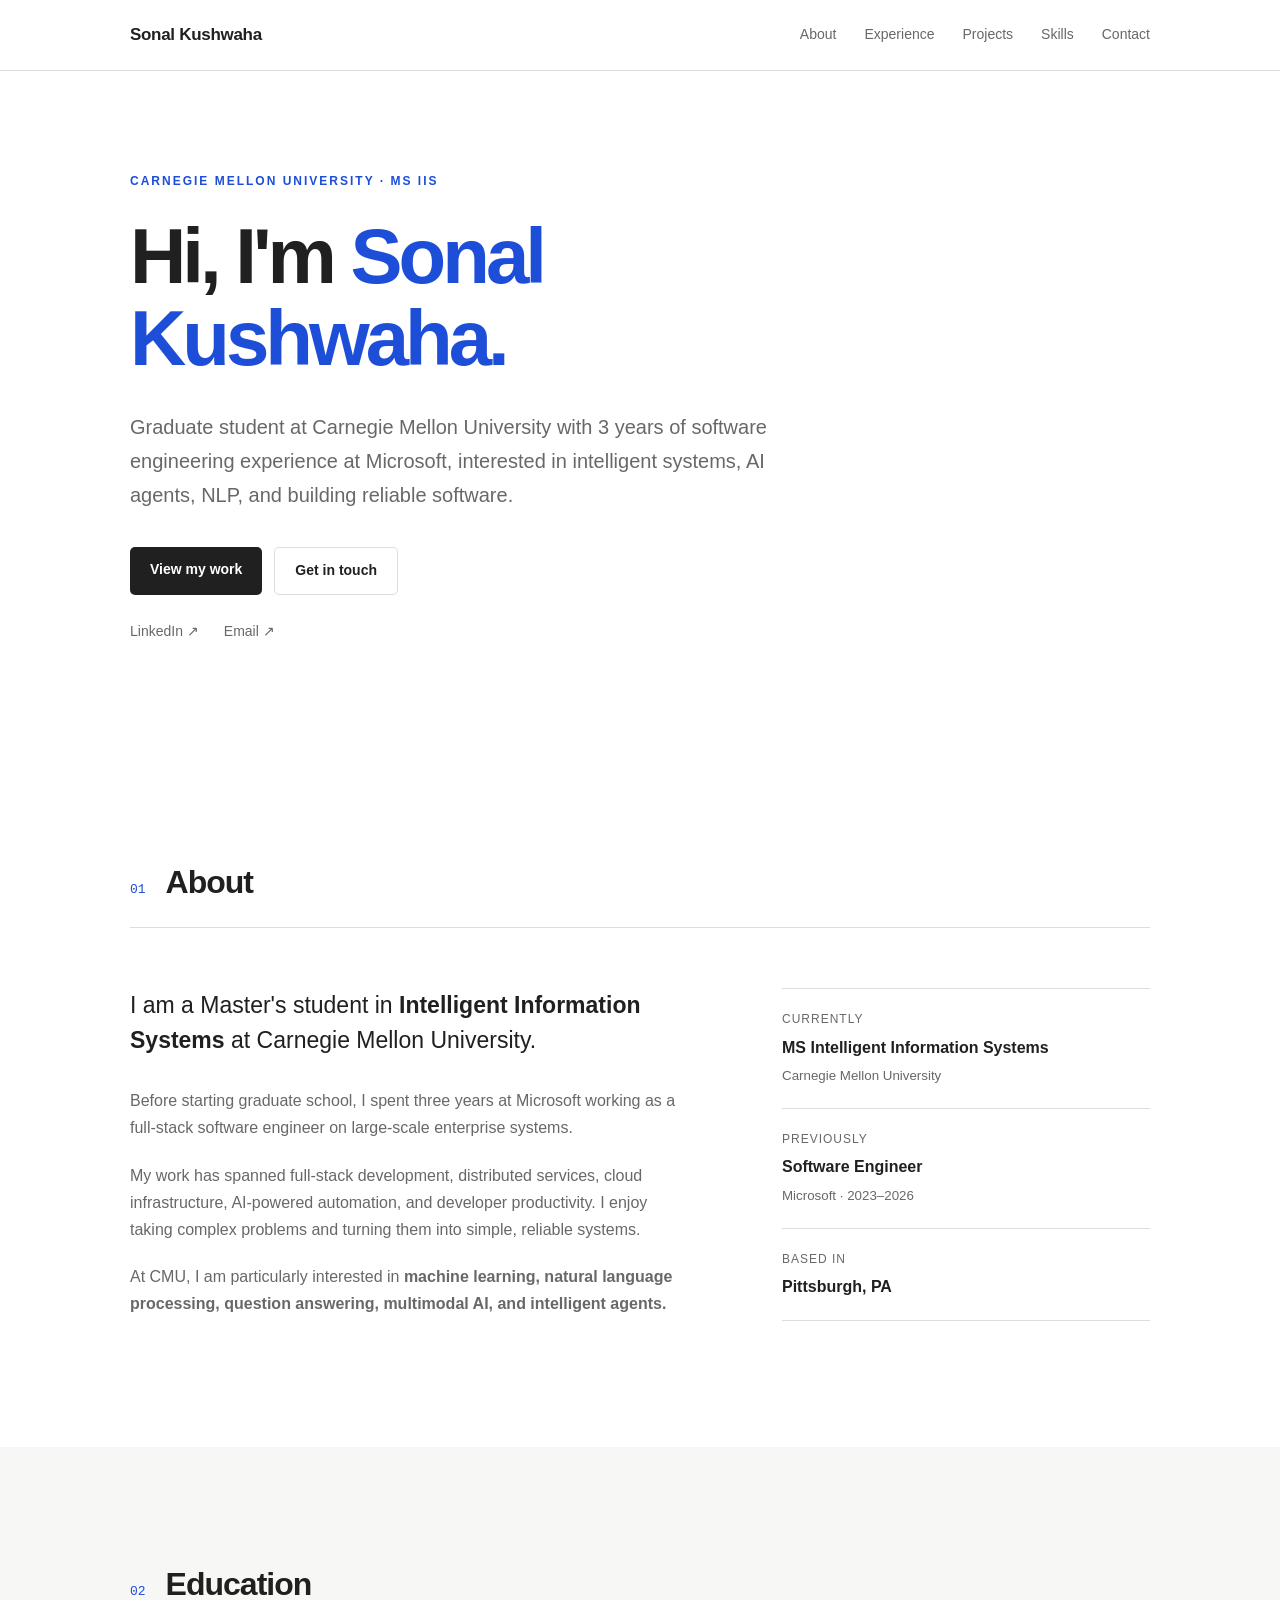
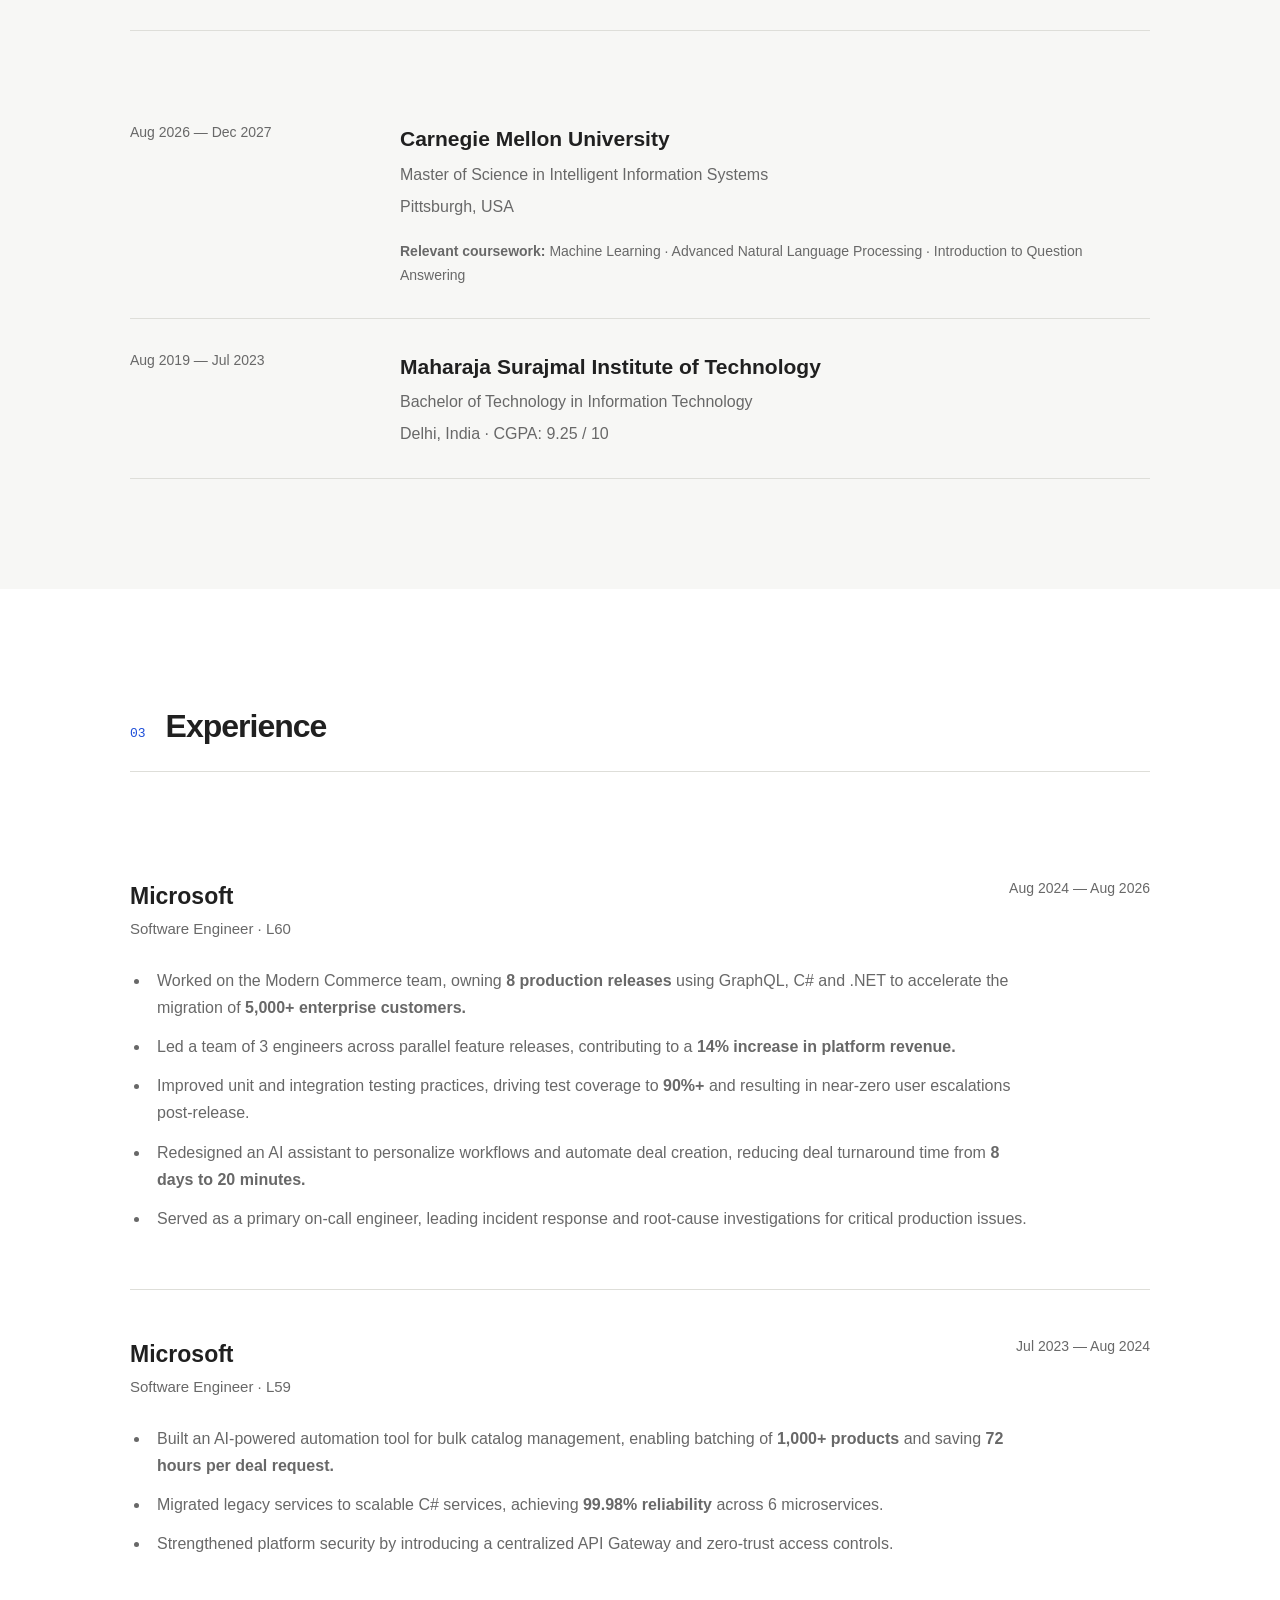
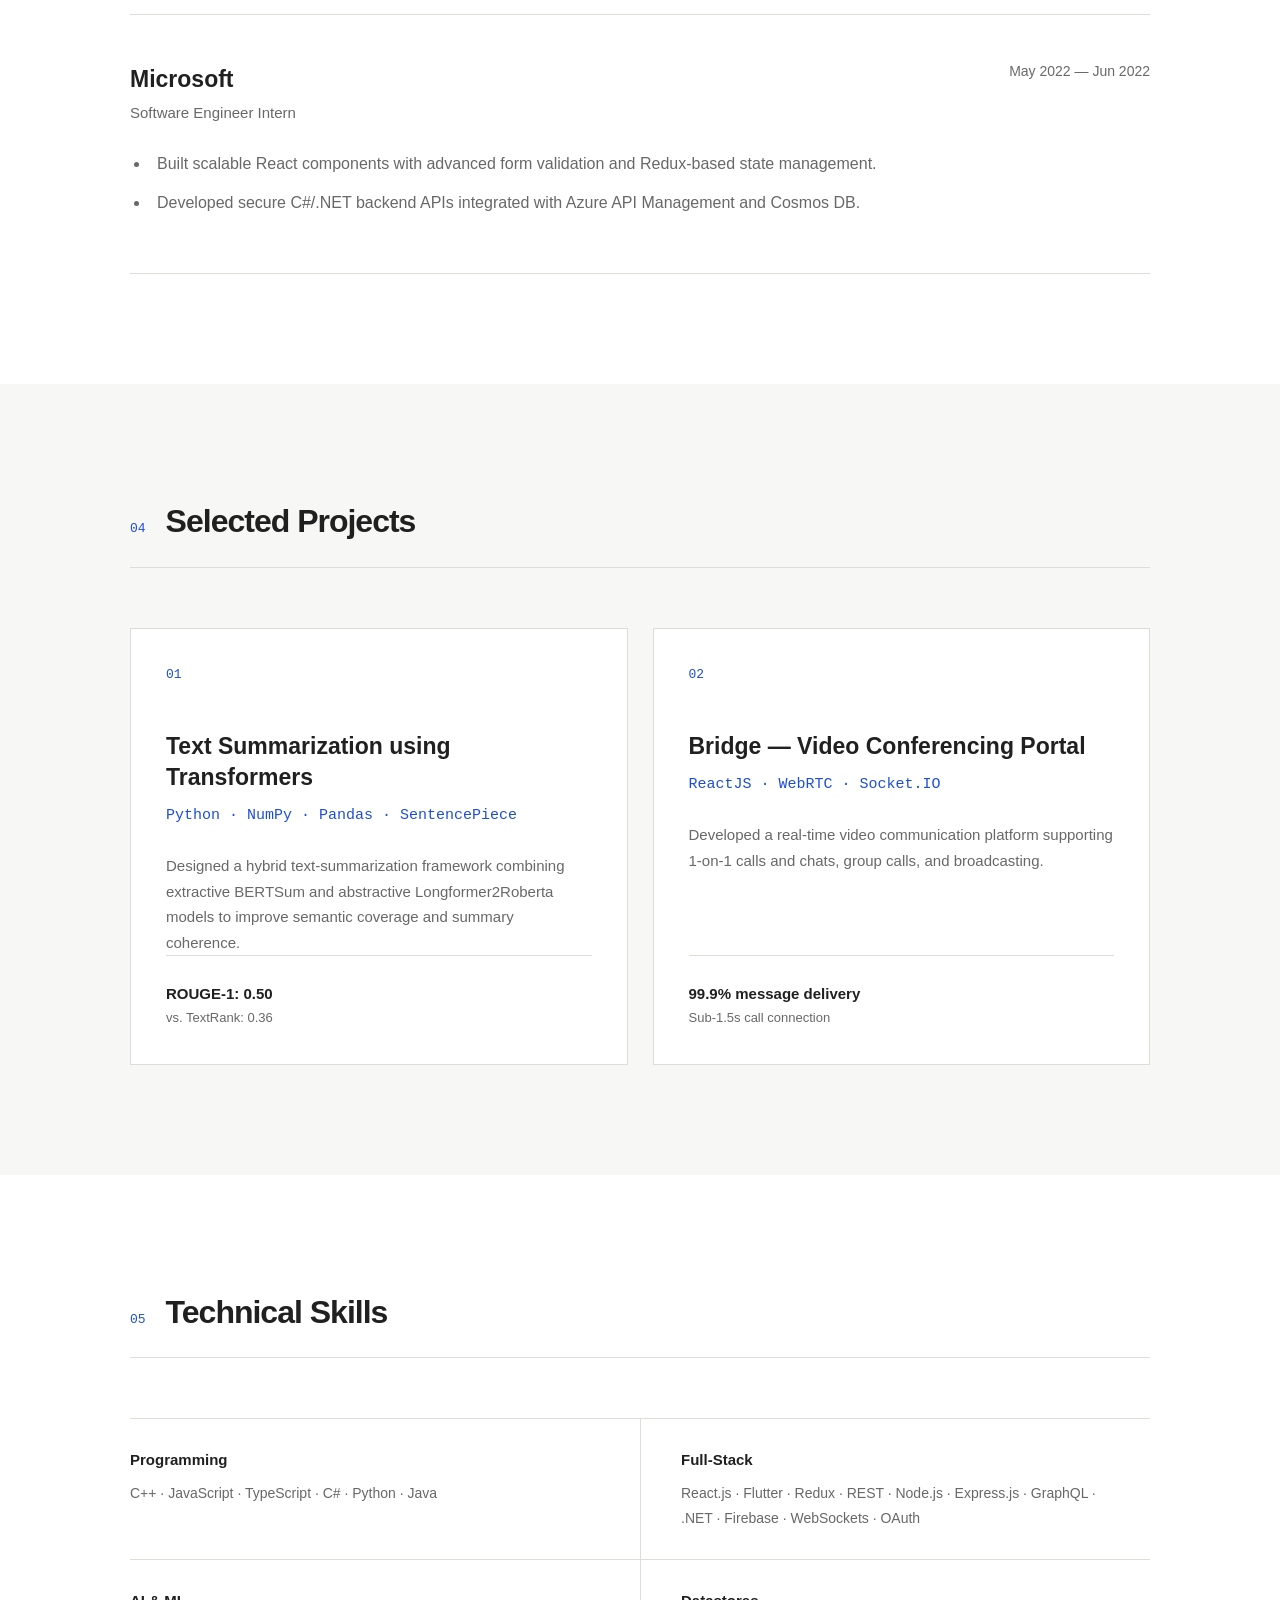
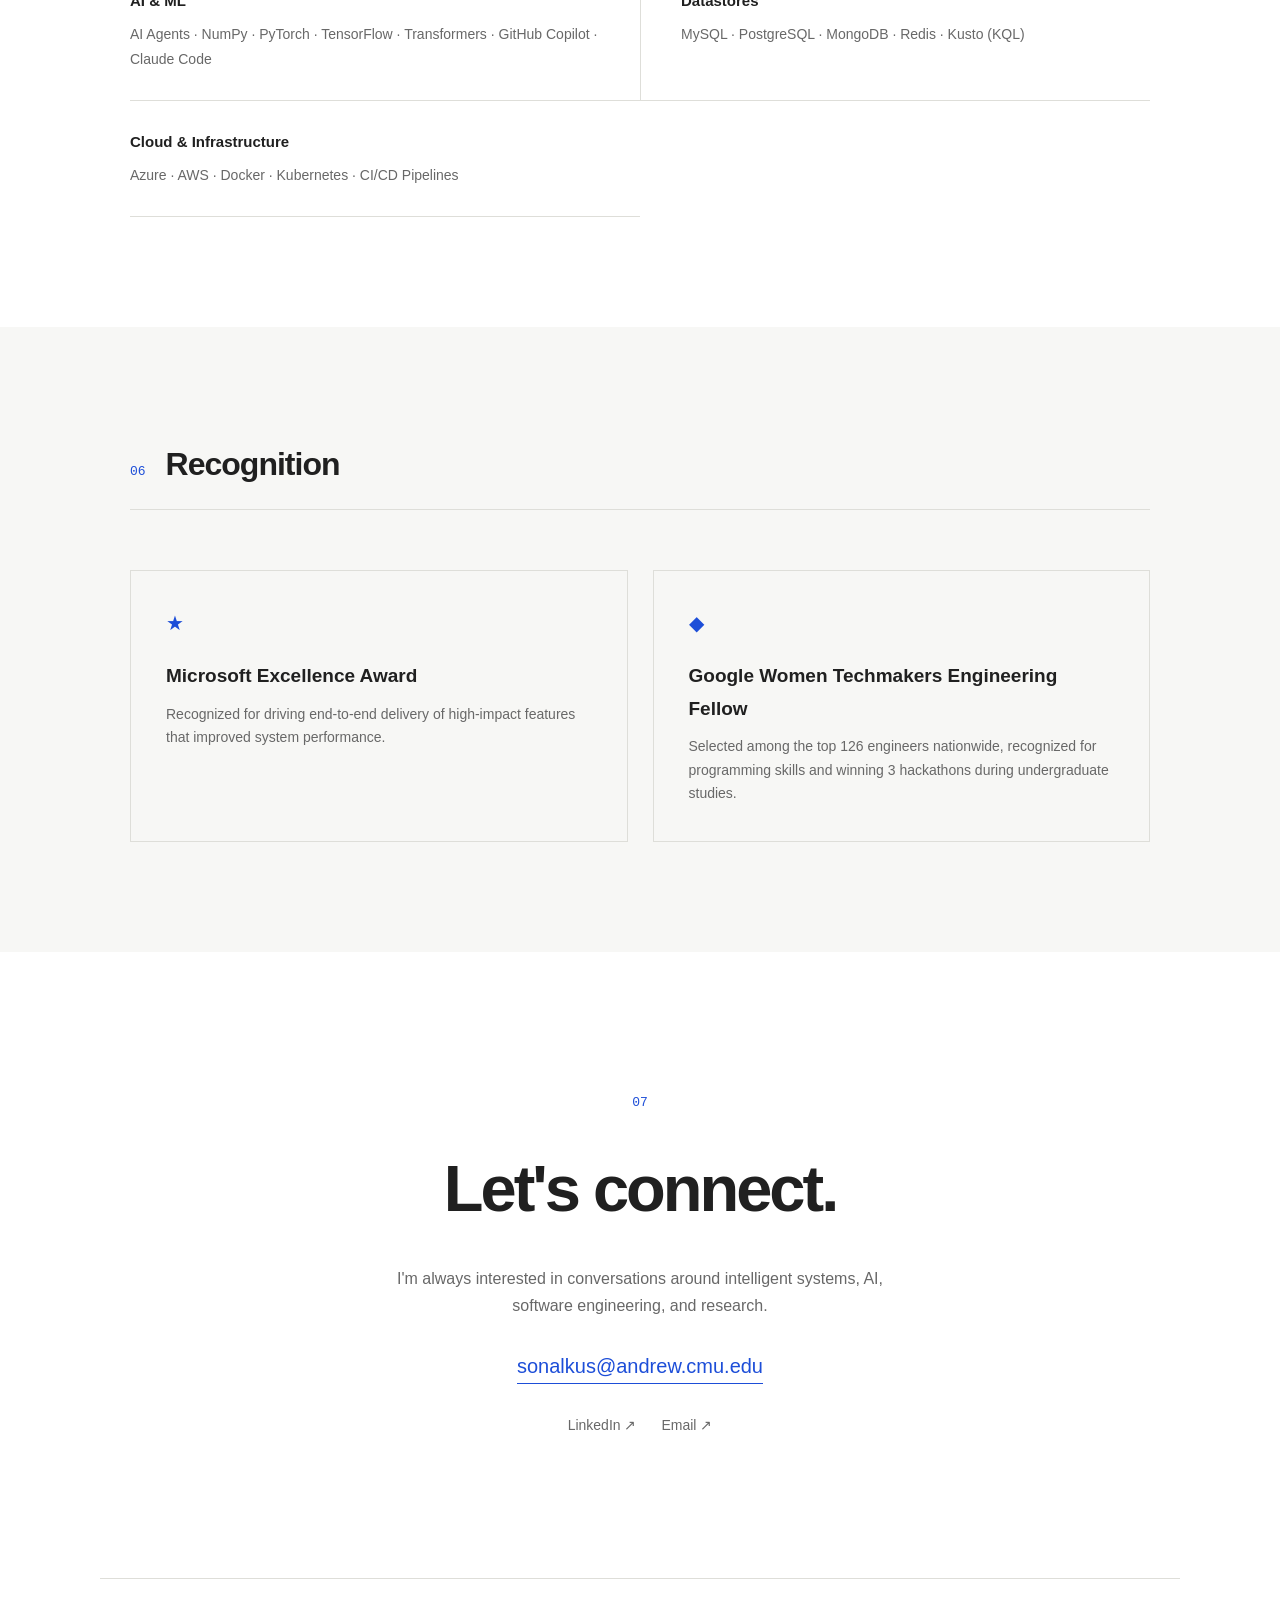
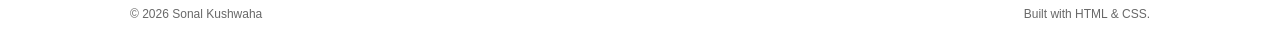
<file: index.html>
<!DOCTYPE html>
<html lang="en">
<head>
    <meta charset="UTF-8">
    <meta name="viewport" content="width=device-width, initial-scale=1.0">

    <title>Sonal Kushwaha | Software Engineer & Graduate Student</title>

    <meta
        name="description"
        content="Sonal Kushwaha — Master's student at Carnegie Mellon University and former Software Engineer at Microsoft."
    >

    <link rel="stylesheet" href="style.css">
</head>

<body>

    <!-- Navigation -->
    <header class="navbar">
        <div class="nav-container">
            <a href="#home" class="logo">Sonal Kushwaha</a>

            <nav>
                <a href="#about">About</a>
                <a href="#experience">Experience</a>
                <a href="#projects">Projects</a>
                <a href="#skills">Skills</a>
                <a href="#contact">Contact</a>
            </nav>
        </div>
    </header>


    <main>

        <!-- Hero -->
        <section id="home" class="hero">
            <div class="hero-content">

                <p class="eyebrow">CARNEGIE MELLON UNIVERSITY · MS IIS</p>

                <h1>
                    Hi, I'm <span>Sonal Kushwaha.</span>
                </h1>

                <p class="hero-description">
                    Graduate student at Carnegie Mellon University with 3 years
                    of software engineering experience at Microsoft, interested
                    in intelligent systems, AI agents, NLP, and building
                    reliable software.
                </p>

                <div class="hero-links">
                    <a href="#projects" class="button primary">
                        View my work
                    </a>

                    <a href="#contact" class="button secondary">
                        Get in touch
                    </a>
                </div>

                <div class="social-links">
                    <a
                        href="https://www.linkedin.com/"
                        target="_blank"
                        rel="noopener noreferrer"
                    >
                        LinkedIn ↗
                    </a>

                    <a href="mailto:sonalkus@andrew.cmu.edu">
                        Email ↗
                    </a>
                </div>

            </div>
        </section>


        <!-- About -->
        <section id="about" class="section">
            <div class="section-header">
                <p class="section-number">01</p>
                <h2>About</h2>
            </div>

            <div class="about-grid">

                <div>
                    <p class="large-text">
                        I am a Master's student in
                        <strong>Intelligent Information Systems</strong>
                        at Carnegie Mellon University.
                    </p>

                    <p>
                        Before starting graduate school, I spent three years
                        at Microsoft working as a full-stack software engineer
                        on large-scale enterprise systems.
                    </p>

                    <p>
                        My work has spanned full-stack development, distributed
                        services, cloud infrastructure, AI-powered automation,
                        and developer productivity. I enjoy taking complex
                        problems and turning them into simple, reliable
                        systems.
                    </p>

                    <p>
                        At CMU, I am particularly interested in
                        <strong>machine learning, natural language processing,
                        question answering, multimodal AI, and intelligent
                        agents.</strong>
                    </p>
                </div>

                <div class="about-details">

                    <div class="detail">
                        <span>Currently</span>
                        <strong>MS Intelligent Information Systems</strong>
                        <small>Carnegie Mellon University</small>
                    </div>

                    <div class="detail">
                        <span>Previously</span>
                        <strong>Software Engineer</strong>
                        <small>Microsoft · 2023–2026</small>
                    </div>

                    <div class="detail">
                        <span>Based in</span>
                        <strong>Pittsburgh, PA</strong>
                    </div>

                </div>

            </div>
        </section>


        <!-- Education -->
        <section id="education" class="section section-light">

            <div class="section-header">
                <p class="section-number">02</p>
                <h2>Education</h2>
            </div>

            <div class="education-item">

                <div class="education-date">
                    Aug 2026 — Dec 2027
                </div>

                <div>
                    <h3>Carnegie Mellon University</h3>

                    <p class="degree">
                        Master of Science in Intelligent Information Systems
                    </p>

                    <p>
                        Pittsburgh, USA
                    </p>

                    <p class="coursework">
                        <strong>Relevant coursework:</strong>
                        Machine Learning · Advanced Natural Language Processing
                        · Introduction to Question Answering
                    </p>
                </div>

            </div>


            <div class="education-item">

                <div class="education-date">
                    Aug 2019 — Jul 2023
                </div>

                <div>
                    <h3>
                        Maharaja Surajmal Institute of Technology
                    </h3>

                    <p class="degree">
                        Bachelor of Technology in Information Technology
                    </p>

                    <p>
                        Delhi, India · CGPA: 9.25 / 10
                    </p>
                </div>

            </div>

        </section>


        <!-- Experience -->
        <section id="experience" class="section">

            <div class="section-header">
                <p class="section-number">03</p>
                <h2>Experience</h2>
            </div>


            <article class="experience-item">

                <div class="experience-top">
                    <div>
                        <h3>Microsoft</h3>
                        <p class="role">Software Engineer · L60</p>
                    </div>

                    <span class="date">
                        Aug 2024 — Aug 2026
                    </span>
                </div>

                <ul>
                    <li>
                        Worked on the Modern Commerce team, owning
                        <strong>8 production releases</strong> using GraphQL,
                        C# and .NET to accelerate the migration of
                        <strong>5,000+ enterprise customers.</strong>
                    </li>

                    <li>
                        Led a team of 3 engineers across parallel feature
                        releases, contributing to a
                        <strong>14% increase in platform revenue.</strong>
                    </li>

                    <li>
                        Improved unit and integration testing practices,
                        driving test coverage to <strong>90%+</strong>
                        and resulting in near-zero user escalations post-release.
                    </li>

                    <li>
                        Redesigned an AI assistant to personalize workflows
                        and automate deal creation, reducing deal turnaround
                        time from <strong>8 days to 20 minutes.</strong>
                    </li>

                    <li>
                        Served as a primary on-call engineer, leading incident
                        response and root-cause investigations for critical
                        production issues.
                    </li>
                </ul>

            </article>


            <article class="experience-item">

                <div class="experience-top">
                    <div>
                        <h3>Microsoft</h3>
                        <p class="role">Software Engineer · L59</p>
                    </div>

                    <span class="date">
                        Jul 2023 — Aug 2024
                    </span>
                </div>

                <ul>
                    <li>
                        Built an AI-powered automation tool for bulk catalog
                        management, enabling batching of
                        <strong>1,000+ products</strong> and saving
                        <strong>72 hours per deal request.</strong>
                    </li>

                    <li>
                        Migrated legacy services to scalable C# services,
                        achieving <strong>99.98% reliability</strong>
                        across 6 microservices.
                    </li>

                    <li>
                        Strengthened platform security by introducing a
                        centralized API Gateway and zero-trust access controls.
                    </li>
                </ul>

            </article>


            <article class="experience-item">

                <div class="experience-top">
                    <div>
                        <h3>Microsoft</h3>
                        <p class="role">Software Engineer Intern</p>
                    </div>

                    <span class="date">
                        May 2022 — Jun 2022
                    </span>
                </div>

                <ul>
                    <li>
                        Built scalable React components with advanced form
                        validation and Redux-based state management.
                    </li>

                    <li>
                        Developed secure C#/.NET backend APIs integrated with
                        Azure API Management and Cosmos DB.
                    </li>
                </ul>

            </article>

        </section>


        <!-- Projects -->
        <section id="projects" class="section section-light">

            <div class="section-header">
                <p class="section-number">04</p>
                <h2>Selected Projects</h2>
            </div>


            <div class="projects-grid">

                <article class="project-card">

                    <div class="project-number">01</div>

                    <h3>
                        Text Summarization using Transformers
                    </h3>

                    <p class="project-stack">
                        Python · NumPy · Pandas · SentencePiece
                    </p>

                    <p>
                        Designed a hybrid text-summarization framework
                        combining extractive BERTSum and abstractive
                        Longformer2Roberta models to improve semantic coverage
                        and summary coherence.
                    </p>

                    <div class="project-result">
                        <strong>ROUGE-1: 0.50</strong>
                        <span>vs. TextRank: 0.36</span>
                    </div>

                </article>


                <article class="project-card">

                    <div class="project-number">02</div>

                    <h3>
                        Bridge — Video Conferencing Portal
                    </h3>

                    <p class="project-stack">
                        ReactJS · WebRTC · Socket.IO
                    </p>

                    <p>
                        Developed a real-time video communication platform
                        supporting 1-on-1 calls and chats, group calls,
                        and broadcasting.
                    </p>

                    <div class="project-result">
                        <strong>99.9% message delivery</strong>
                        <span>Sub-1.5s call connection</span>
                    </div>

                </article>

            </div>

        </section>


        <!-- Skills -->
        <section id="skills" class="section">

            <div class="section-header">
                <p class="section-number">05</p>
                <h2>Technical Skills</h2>
            </div>


            <div class="skills-grid">

                <div class="skill-group">
                    <h3>Programming</h3>
                    <p>
                        C++ · JavaScript · TypeScript · C# · Python · Java
                    </p>
                </div>

                <div class="skill-group">
                    <h3>Full-Stack</h3>
                    <p>
                        React.js · Flutter · Redux · REST · Node.js ·
                        Express.js · GraphQL · .NET · Firebase · WebSockets · OAuth
                    </p>
                </div>

                <div class="skill-group">
                    <h3>AI & ML</h3>
                    <p>
                        AI Agents · NumPy · PyTorch · TensorFlow ·
                        Transformers · GitHub Copilot · Claude Code
                    </p>
                </div>

                <div class="skill-group">
                    <h3>Datastores</h3>
                    <p>
                        MySQL · PostgreSQL · MongoDB · Redis · Kusto (KQL)
                    </p>
                </div>

                <div class="skill-group">
                    <h3>Cloud & Infrastructure</h3>
                    <p>
                        Azure · AWS · Docker · Kubernetes · CI/CD Pipelines
                    </p>
                </div>

            </div>

        </section>


        <!-- Achievements -->
        <section class="section section-light">

            <div class="section-header">
                <p class="section-number">06</p>
                <h2>Recognition</h2>
            </div>

            <div class="recognition-grid">

                <div class="recognition-card">
                    <span class="recognition-icon">★</span>

                    <h3>
                        Microsoft Excellence Award
                    </h3>

                    <p>
                        Recognized for driving end-to-end delivery of
                        high-impact features that improved system performance.
                    </p>
                </div>


                <div class="recognition-card">
                    <span class="recognition-icon">◆</span>

                    <h3>
                        Google Women Techmakers Engineering Fellow
                    </h3>

                    <p>
                        Selected among the top 126 engineers nationwide,
                        recognized for programming skills and winning
                        3 hackathons during undergraduate studies.
                    </p>
                </div>

            </div>

        </section>


        <!-- Contact -->
        <section id="contact" class="contact-section">

            <p class="section-number">07</p>

            <h2>
                Let's connect.
            </h2>

            <p>
                I'm always interested in conversations around intelligent
                systems, AI, software engineering, and research.
            </p>

            <a
                href="mailto:sonalkus@andrew.cmu.edu"
                class="contact-email"
            >
                sonalkus@andrew.cmu.edu
            </a>

            <div class="contact-links">

                <a
                    href="https://www.linkedin.com/"
                    target="_blank"
                    rel="noopener noreferrer"
                >
                    LinkedIn ↗
                </a>

                <a href="mailto:sonalkus@andrew.cmu.edu">
                    Email ↗
                </a>

            </div>

        </section>

    </main>


    <!-- Footer -->
    <footer>
        <p>
            © 2026 Sonal Kushwaha
        </p>

        <p>
            Built with HTML & CSS.
        </p>
    </footer>

</body>
</html>
</file>
<file: style.css>
/* ================================
   Base
================================ */

:root {
    --background: #ffffff;
    --surface: #f7f7f5;
    --text: #202020;
    --muted: #686868;
    --border: #deded9;
    --accent: #1d4ed8;

    --max-width: 1080px;
}

* {
    margin: 0;
    padding: 0;
    box-sizing: border-box;
}

html {
    scroll-behavior: smooth;
}

body {
    font-family:
        -apple-system,
        BlinkMacSystemFont,
        "Segoe UI",
        Helvetica,
        Arial,
        sans-serif;

    background: var(--background);
    color: var(--text);
    line-height: 1.7;
    font-size: 16px;
}

a {
    color: inherit;
    text-decoration: none;
}

strong {
    font-weight: 600;
}


/* ================================
   Navigation
================================ */

.navbar {
    position: sticky;
    top: 0;
    z-index: 100;

    background: rgba(255, 255, 255, 0.94);
    backdrop-filter: blur(10px);

    border-bottom: 1px solid var(--border);
}

.nav-container {
    max-width: var(--max-width);
    margin: auto;

    height: 70px;

    display: flex;
    align-items: center;
    justify-content: space-between;

    padding: 0 30px;
}

.logo {
    font-size: 17px;
    font-weight: 600;
    letter-spacing: -0.3px;
}

.nav-container nav {
    display: flex;
    gap: 28px;
}

.nav-container nav a {
    color: var(--muted);
    font-size: 14px;

    transition: color 0.2s ease;
}

.nav-container nav a:hover {
    color: var(--text);
}


/* ================================
   Hero
================================ */

.hero {
    max-width: var(--max-width);
    margin: auto;

    min-height: 650px;

    display: flex;
    align-items: center;

    padding: 100px 30px;
}

.hero-content {
    max-width: 760px;
}

.eyebrow {
    color: var(--accent);

    font-size: 12px;
    font-weight: 700;

    letter-spacing: 2px;

    margin-bottom: 25px;
}

.hero h1 {
    font-size: clamp(48px, 7vw, 78px);

    line-height: 1.05;
    letter-spacing: -4px;

    font-weight: 650;

    margin-bottom: 30px;
}

.hero h1 span {
    color: var(--accent);
}

.hero-description {
    max-width: 690px;

    font-size: 20px;
    line-height: 1.7;

    color: var(--muted);

    margin-bottom: 35px;
}

.hero-links {
    display: flex;
    gap: 12px;

    margin-bottom: 25px;
}

.button {
    display: inline-block;

    padding: 11px 20px;

    border-radius: 5px;

    font-size: 14px;
    font-weight: 600;

    transition: all 0.2s ease;
}

.button.primary {
    background: var(--text);
    color: white;
}

.button.primary:hover {
    background: var(--accent);
}

.button.secondary {
    border: 1px solid var(--border);
}

.button.secondary:hover {
    border-color: var(--text);
}

.social-links {
    display: flex;
    gap: 25px;
}

.social-links a {
    color: var(--muted);

    font-size: 14px;

    border-bottom: 1px solid transparent;
}

.social-links a:hover {
    color: var(--text);
    border-bottom-color: var(--text);
}


/* ================================
   Sections
================================ */

.section {
    max-width: var(--max-width);
    margin: auto;

    padding: 110px 30px;
}

.section-light {
    max-width: none;

    padding-left: max(30px, calc((100% - var(--max-width)) / 2 + 30px));
    padding-right: max(30px, calc((100% - var(--max-width)) / 2 + 30px));

    background: var(--surface);
}

.section-header {
    display: flex;
    align-items: baseline;
    gap: 20px;

    margin-bottom: 60px;

    border-bottom: 1px solid var(--border);

    padding-bottom: 18px;
}

.section-number {
    font-family: monospace;

    font-size: 13px;

    color: var(--accent);
}

.section-header h2 {
    font-size: 32px;

    font-weight: 600;

    letter-spacing: -1px;
}


/* ================================
   About
================================ */

.about-grid {
    display: grid;

    grid-template-columns: 1.5fr 1fr;

    gap: 100px;
}

.about-grid p {
    color: var(--muted);

    margin-bottom: 20px;
}

.about-grid .large-text {
    color: var(--text);

    font-size: 23px;
    line-height: 1.5;

    margin-bottom: 30px;
}

.about-details {
    border-top: 1px solid var(--border);
}

.detail {
    padding: 20px 0;

    border-bottom: 1px solid var(--border);
}

.detail span {
    display: block;

    color: var(--muted);

    font-size: 12px;
    text-transform: uppercase;
    letter-spacing: 1px;

    margin-bottom: 4px;
}

.detail strong {
    display: block;

    font-size: 16px;
}

.detail small {
    color: var(--muted);
}


/* ================================
   Education
================================ */

.education-item {
    display: grid;

    grid-template-columns: 220px 1fr;

    gap: 50px;

    padding: 30px 0;

    border-bottom: 1px solid var(--border);
}

.education-date {
    color: var(--muted);

    font-size: 14px;
}

.education-item h3 {
    font-size: 21px;

    margin-bottom: 4px;
}

.degree {
    font-size: 16px;

    margin-bottom: 5px;
}

.education-item p {
    color: var(--muted);
}

.coursework {
    margin-top: 20px;

    font-size: 14px;
}


/* ================================
   Experience
================================ */

.experience-item {
    padding: 45px 0;

    border-bottom: 1px solid var(--border);
}

.experience-top {
    display: flex;

    align-items: flex-start;
    justify-content: space-between;

    gap: 30px;

    margin-bottom: 25px;
}

.experience-top h3 {
    font-size: 23px;
}

.role {
    color: var(--muted);

    font-size: 15px;
}

.date {
    color: var(--muted);

    font-size: 14px;

    white-space: nowrap;
}

.experience-item ul {
    padding-left: 20px;

    max-width: 900px;
}

.experience-item li {
    color: var(--muted);

    margin-bottom: 12px;

    padding-left: 7px;
}


/* ================================
   Projects
================================ */

.projects-grid {
    display: grid;

    grid-template-columns: repeat(2, 1fr);

    gap: 25px;
}

.project-card {
    background: white;

    border: 1px solid var(--border);

    padding: 35px;

    min-height: 370px;

    display: flex;
    flex-direction: column;

    transition:
        transform 0.2s ease,
        border-color 0.2s ease;
}

.project-card:hover {
    transform: translateY(-4px);

    border-color: #bdbdb7;
}

.project-number {
    color: var(--accent);

    font-family: monospace;

    font-size: 13px;

    margin-bottom: 45px;
}

.project-card h3 {
    font-size: 23px;

    line-height: 1.35;

    margin-bottom: 10px;
}

.project-stack {
    color: var(--accent) !important;

    font-family: monospace;

    font-size: 12px;

    margin-bottom: 25px;
}

.project-card > p {
    color: var(--muted);

    font-size: 15px;
}

.project-result {
    margin-top: auto;

    padding-top: 25px;

    border-top: 1px solid var(--border);

    display: flex;
    flex-direction: column;
}

.project-result strong {
    font-size: 15px;
}

.project-result span {
    color: var(--muted);

    font-size: 13px;
}


/* ================================
   Skills
================================ */

.skills-grid {
    display: grid;

    grid-template-columns: repeat(2, 1fr);

    border-top: 1px solid var(--border);
}

.skill-group {
    padding: 28px 20px 28px 0;

    border-bottom: 1px solid var(--border);
}

.skill-group:nth-child(even) {
    padding-left: 40px;

    border-left: 1px solid var(--border);
}

.skill-group h3 {
    font-size: 15px;

    margin-bottom: 8px;
}

.skill-group p {
    color: var(--muted);

    font-size: 14px;

    line-height: 1.8;
}


/* ================================
   Recognition
================================ */

.recognition-grid {
    display: grid;

    grid-template-columns: repeat(2, 1fr);

    gap: 25px;
}

.recognition-card {
    border: 1px solid var(--border);

    padding: 35px;
}

.recognition-icon {
    color: var(--accent);

    font-size: 20px;
}

.recognition-card h3 {
    font-size: 19px;

    margin: 20px 0 10px;
}

.recognition-card p {
    color: var(--muted);

    font-size: 14px;
}


/* ================================
   Contact
================================ */

.contact-section {
    max-width: var(--max-width);

    margin: auto;

    padding: 140px 30px;

    text-align: center;
}

.contact-section h2 {
    font-size: clamp(42px, 6vw, 65px);

    letter-spacing: -3px;

    margin: 20px 0;
}

.contact-section > p:not(.section-number) {
    max-width: 550px;

    margin: 0 auto 30px;

    color: var(--muted);
}

.contact-email {
    display: inline-block;

    font-size: 20px;

    color: var(--accent);

    border-bottom: 1px solid var(--accent);

    margin-bottom: 30px;
}

.contact-links {
    display: flex;

    justify-content: center;

    gap: 25px;
}

.contact-links a {
    color: var(--muted);

    font-size: 14px;
}

.contact-links a:hover {
    color: var(--text);
}


/* ================================
   Footer
================================ */

footer {
    border-top: 1px solid var(--border);

    max-width: var(--max-width);

    margin: auto;

    padding: 25px 30px;

    display: flex;

    justify-content: space-between;

    color: var(--muted);

    font-size: 12px;
}


/* ================================
   Responsive
================================ */

@media (max-width: 800px) {

    .nav-container {
        height: auto;

        padding-top: 18px;
        padding-bottom: 18px;

        align-items: flex-start;
    }

    .nav-container nav {
        display: none;
    }

    .hero {
        min-height: 550px;

        padding-top: 80px;
        padding-bottom: 80px;
    }

    .hero h1 {
        font-size: 52px;

        letter-spacing: -2.5px;
    }

    .hero-description {
        font-size: 18px;
    }

    .section {
        padding-top: 80px;
        padding-bottom: 80px;
    }

    .about-grid {
        grid-template-columns: 1fr;

        gap: 50px;
    }

    .education-item {
        grid-template-columns: 1fr;

        gap: 8px;
    }

    .experience-top {
        flex-direction: column;

        gap: 5px;
    }

    .projects-grid {
        grid-template-columns: 1fr;
    }

    .skills-grid {
        grid-template-columns: 1fr;
    }

    .skill-group:nth-child(even) {
        padding-left: 0;

        border-left: none;
    }

    .recognition-grid {
        grid-template-columns: 1fr;
    }

    footer {
        flex-direction: column;

        gap: 5px;
    }
}


@media (max-width: 500px) {

    .hero h1 {
        font-size: 43px;
    }

    .hero-links {
        flex-direction: column;

        align-items: flex-start;
    }

    .button {
        width: 100%;

        text-align: center;
    }

    .section-header h2 {
        font-size: 27px;
    }

    .project-card {
        padding: 25px;

        min-height: 340px;
    }

    .contact-section h2 {
        font-size: 42px;
    }
}
</file>
